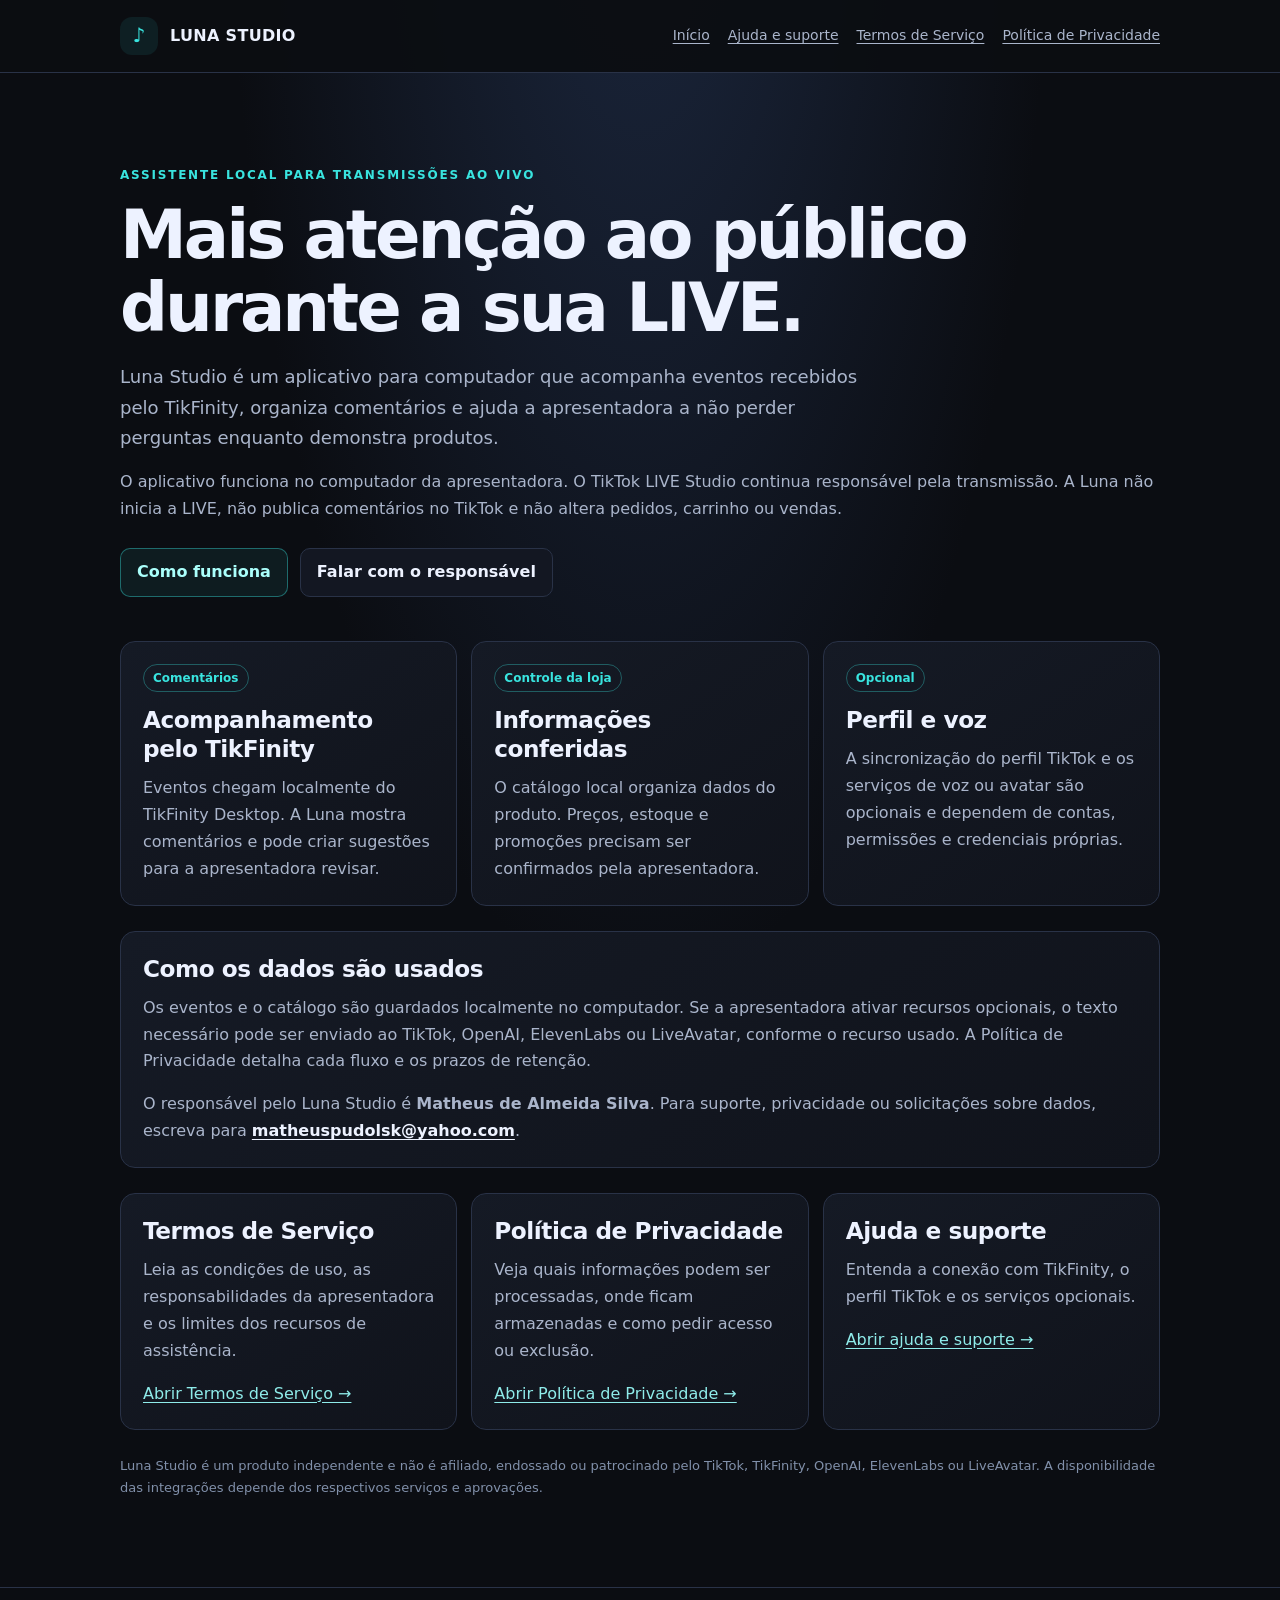
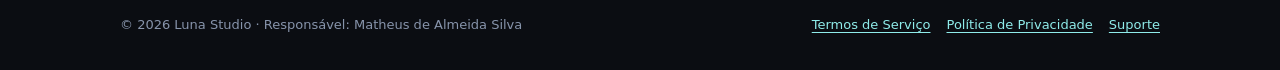
<file: index.html>
<!doctype html>
<html lang="pt-BR"><head>
  <meta charset="utf-8">
  <meta name="viewport" content="width=device-width, initial-scale=1">
  <meta name="description" content="Informações oficiais, suporte, Termos de Serviço e Política de Privacidade do Luna Studio.">
  <title>Luna Studio — assistente local para TikTok LIVE</title>
  <link rel="stylesheet" href="styles.css">
</head>
<body>
  <header class="top"><div class="wrap top-inner">
    <a class="brand" href="./"><span class="mark" aria-hidden="true">♪</span><span>LUNA STUDIO</span></a>
    <nav class="nav" aria-label="Navegação principal"><a href="./">Início</a><a href="support.html">Ajuda e suporte</a><a href="terms.html">Termos de Serviço</a><a href="privacy.html">Política de Privacidade</a></nav>
  </div></header>
  <main class="wrap">
    <section class="hero">
      <div class="eyebrow">Assistente local para transmissões ao vivo</div>
      <h1>Mais atenção ao público durante a sua LIVE.</h1>
      <p class="lead">Luna Studio é um aplicativo para computador que acompanha eventos recebidos pelo TikFinity, organiza comentários e ajuda a apresentadora a não perder perguntas enquanto demonstra produtos.</p>
      <p>O aplicativo funciona no computador da apresentadora. O TikTok LIVE Studio continua responsável pela transmissão. A Luna não inicia a LIVE, não publica comentários no TikTok e não altera pedidos, carrinho ou vendas.</p>
      <div class="actions"><a class="button primary" href="support.html">Como funciona</a><a class="button" href="mailto:matheuspudolsk@yahoo.com">Falar com o responsável</a></div>
    </section>
    <section class="grid" aria-label="Recursos">
      <article class="card"><span class="badge">Comentários</span><h2 style="margin-top:13px">Acompanhamento pelo TikFinity</h2><p>Eventos chegam localmente do TikFinity Desktop. A Luna mostra comentários e pode criar sugestões para a apresentadora revisar.</p></article>
      <article class="card"><span class="badge">Controle da loja</span><h2 style="margin-top:13px">Informações conferidas</h2><p>O catálogo local organiza dados do produto. Preços, estoque e promoções precisam ser confirmados pela apresentadora.</p></article>
      <article class="card"><span class="badge">Opcional</span><h2 style="margin-top:13px">Perfil e voz</h2><p>A sincronização do perfil TikTok e os serviços de voz ou avatar são opcionais e dependem de contas, permissões e credenciais próprias.</p></article>
    </section>
    <section class="section card">
      <h2>Como os dados são usados</h2>
      <p>Os eventos e o catálogo são guardados localmente no computador. Se a apresentadora ativar recursos opcionais, o texto necessário pode ser enviado ao TikTok, OpenAI, ElevenLabs ou LiveAvatar, conforme o recurso usado. A Política de Privacidade detalha cada fluxo e os prazos de retenção.</p>
      <p>O responsável pelo Luna Studio é <strong>Matheus de Almeida Silva</strong>. Para suporte, privacidade ou solicitações sobre dados, escreva para <a class="contact" href="mailto:matheuspudolsk@yahoo.com">matheuspudolsk@yahoo.com</a>.</p>
    </section>
    <section class="section grid">
      <article class="card"><h2>Termos de Serviço</h2><p>Leia as condições de uso, as responsabilidades da apresentadora e os limites dos recursos de assistência.</p><a href="terms.html">Abrir Termos de Serviço →</a></article>
      <article class="card"><h2>Política de Privacidade</h2><p>Veja quais informações podem ser processadas, onde ficam armazenadas e como pedir acesso ou exclusão.</p><a href="privacy.html">Abrir Política de Privacidade →</a></article>
      <article class="card"><h2>Ajuda e suporte</h2><p>Entenda a conexão com TikFinity, o perfil TikTok e os serviços opcionais.</p><a href="support.html">Abrir ajuda e suporte →</a></article>
    </section>
    <p class="meta section">Luna Studio é um produto independente e não é afiliado, endossado ou patrocinado pelo TikTok, TikFinity, OpenAI, ElevenLabs ou LiveAvatar. A disponibilidade das integrações depende dos respectivos serviços e aprovações.</p>
  </main>
  <footer class="footer"><div class="wrap footer-inner"><span>© 2026 Luna Studio · Responsável: Matheus de Almeida Silva</span><nav class="footer-links" aria-label="Políticas"><a href="terms.html">Termos de Serviço</a><a href="privacy.html">Política de Privacidade</a><a href="support.html">Suporte</a></nav></div></footer>


</body>
</html>
</file>
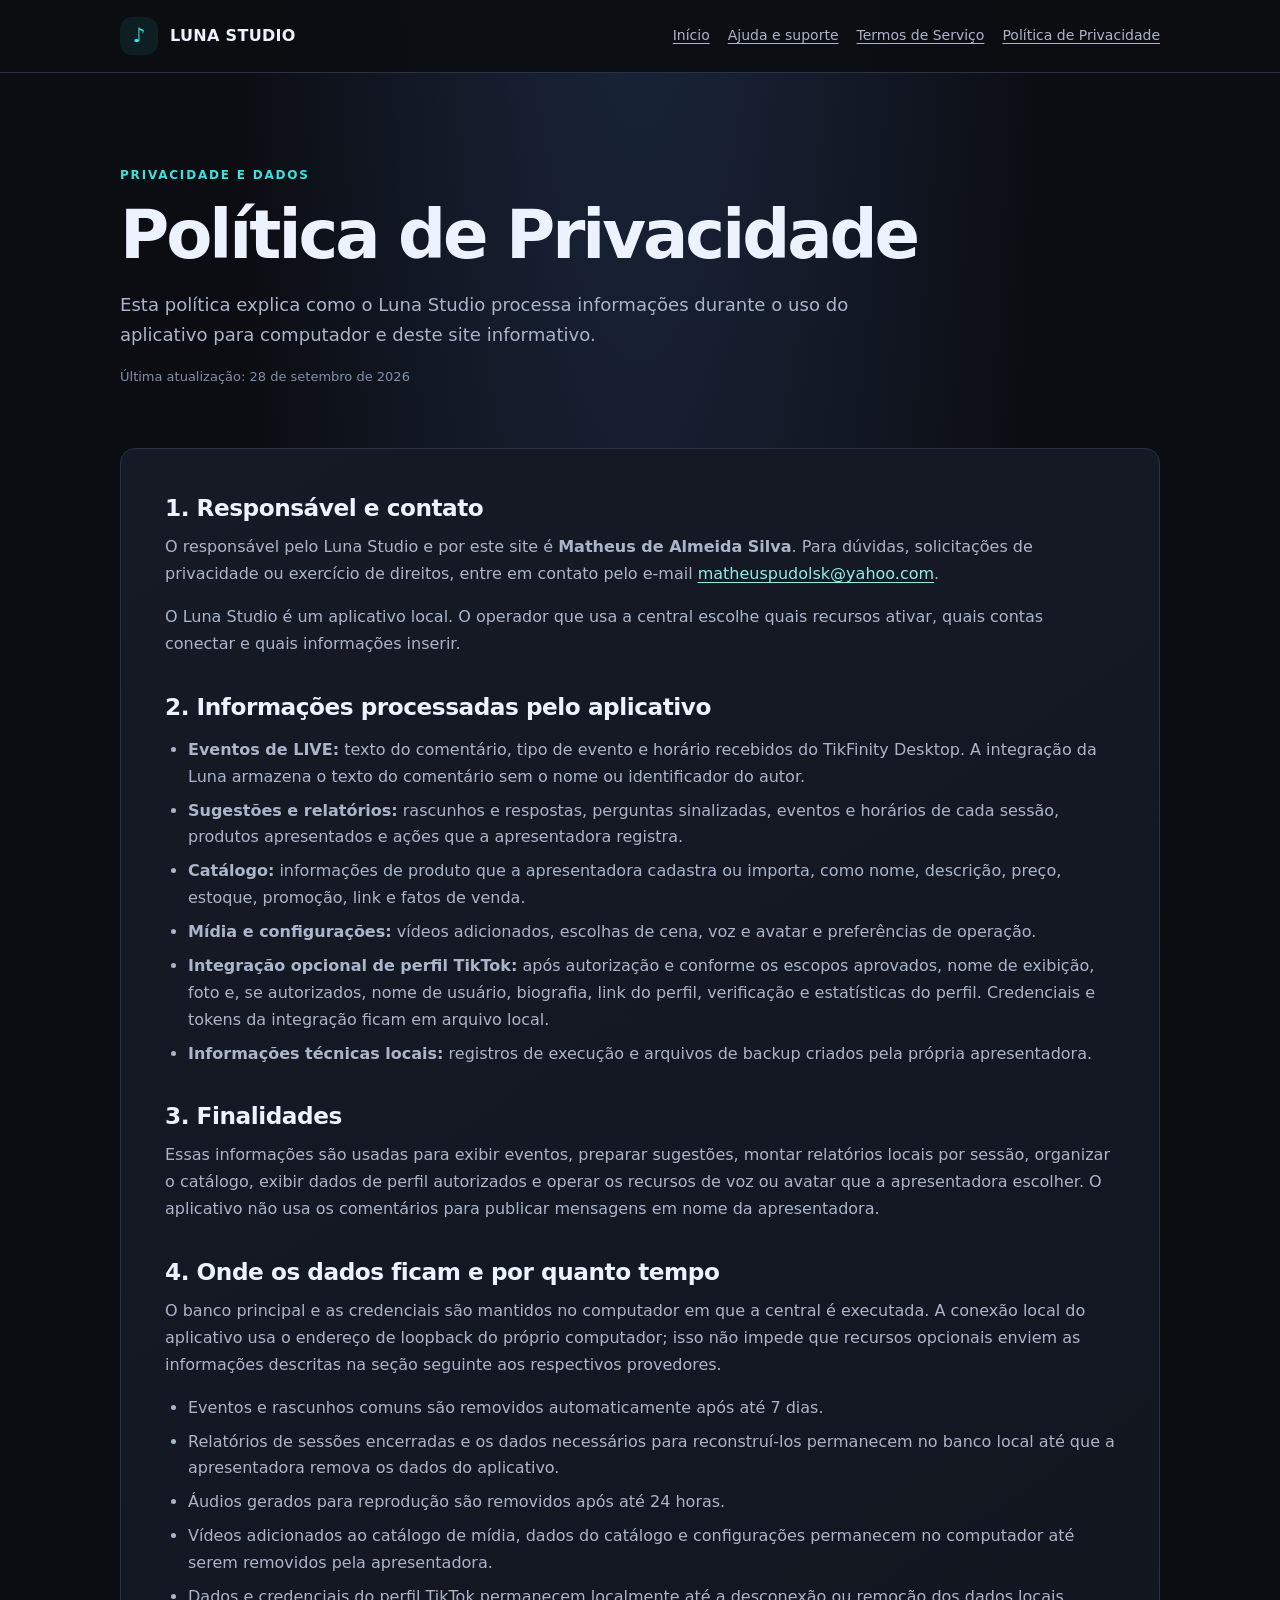
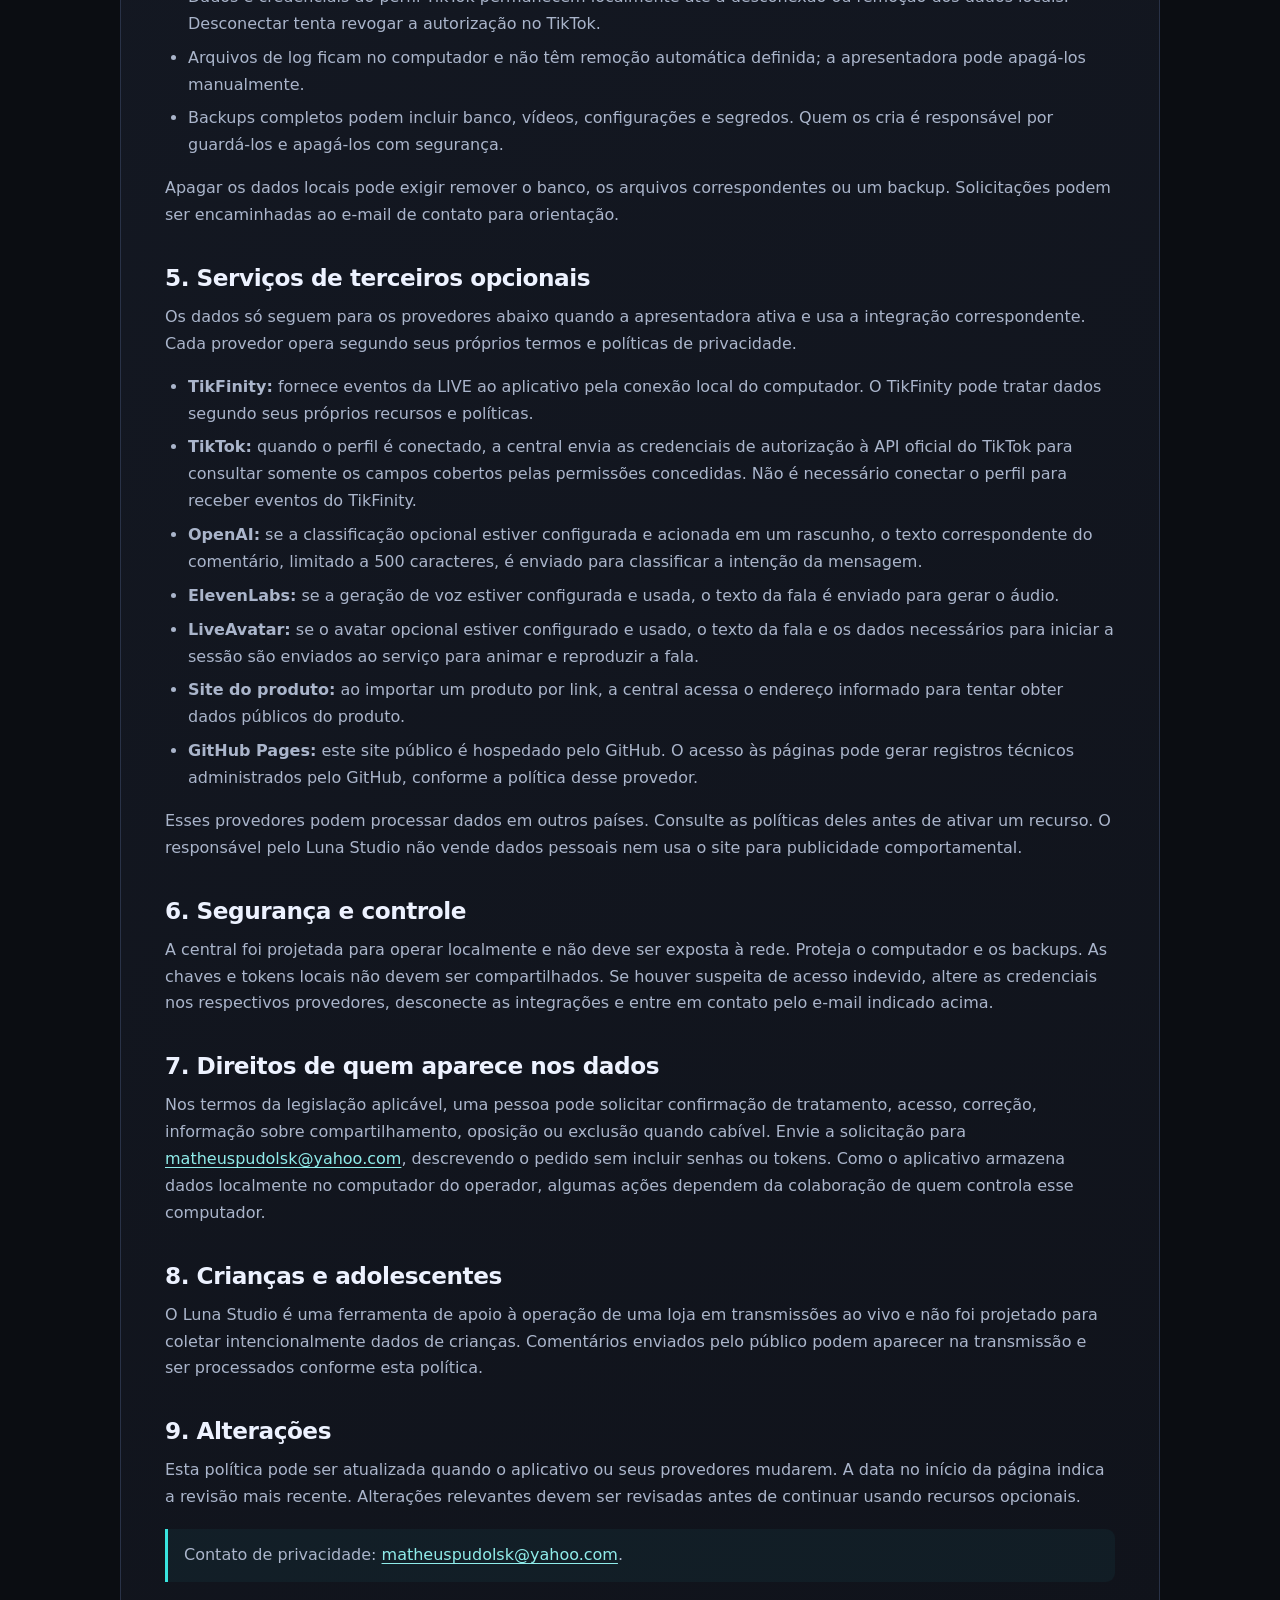
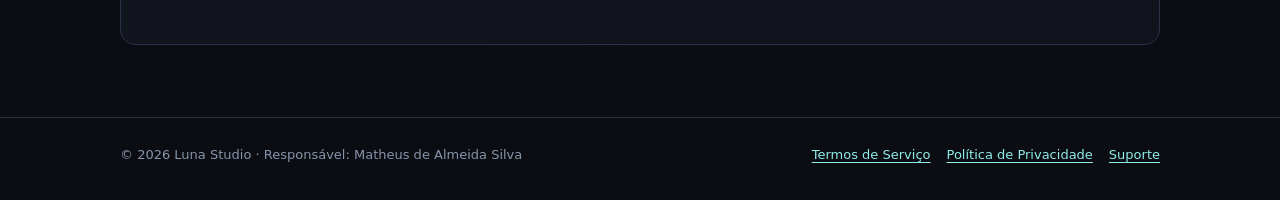
<file: privacy.html>
<!doctype html>
<html lang="pt-BR"><head>
  <meta charset="utf-8">
  <meta name="viewport" content="width=device-width, initial-scale=1">
  <meta name="description" content="Política de Privacidade do Luna Studio.">
  <title>Política de Privacidade — Luna Studio</title>
  <link rel="stylesheet" href="styles.css">
</head>
<body>
  <header class="top"><div class="wrap top-inner"><a class="brand" href="./"><span class="mark" aria-hidden="true">♪</span><span>LUNA STUDIO</span></a><nav class="nav" aria-label="Navegação principal"><a href="./">Início</a><a href="support.html">Ajuda e suporte</a><a href="terms.html">Termos de Serviço</a><a href="privacy.html" aria-current="page">Política de Privacidade</a></nav></div></header>
  <main class="wrap">
    <section class="hero"><div class="eyebrow">Privacidade e dados</div><h1>Política de Privacidade</h1><p class="lead">Esta política explica como o Luna Studio processa informações durante o uso do aplicativo para computador e deste site informativo.</p><p class="meta">Última atualização: 28 de setembro de 2026</p></section>
    <article class="content">
      <h2>1. Responsável e contato</h2>
      <p>O responsável pelo Luna Studio e por este site é <strong>Matheus de Almeida Silva</strong>. Para dúvidas, solicitações de privacidade ou exercício de direitos, entre em contato pelo e-mail <a href="mailto:matheuspudolsk@yahoo.com">matheuspudolsk@yahoo.com</a>.</p>
      <p>O Luna Studio é um aplicativo local. O operador que usa a central escolhe quais recursos ativar, quais contas conectar e quais informações inserir.</p>

      <h2>2. Informações processadas pelo aplicativo</h2>
      <ul>
        <li><strong>Eventos de LIVE:</strong> texto do comentário, tipo de evento e horário recebidos do TikFinity Desktop. A integração da Luna armazena o texto do comentário sem o nome ou identificador do autor.</li>
        <li><strong>Sugestões e relatórios:</strong> rascunhos e respostas, perguntas sinalizadas, eventos e horários de cada sessão, produtos apresentados e ações que a apresentadora registra.</li>
        <li><strong>Catálogo:</strong> informações de produto que a apresentadora cadastra ou importa, como nome, descrição, preço, estoque, promoção, link e fatos de venda.</li>
        <li><strong>Mídia e configurações:</strong> vídeos adicionados, escolhas de cena, voz e avatar e preferências de operação.</li>
        <li><strong>Integração opcional de perfil TikTok:</strong> após autorização e conforme os escopos aprovados, nome de exibição, foto e, se autorizados, nome de usuário, biografia, link do perfil, verificação e estatísticas do perfil. Credenciais e tokens da integração ficam em arquivo local.</li>
        <li><strong>Informações técnicas locais:</strong> registros de execução e arquivos de backup criados pela própria apresentadora.</li>
      </ul>

      <h2>3. Finalidades</h2>
      <p>Essas informações são usadas para exibir eventos, preparar sugestões, montar relatórios locais por sessão, organizar o catálogo, exibir dados de perfil autorizados e operar os recursos de voz ou avatar que a apresentadora escolher. O aplicativo não usa os comentários para publicar mensagens em nome da apresentadora.</p>

      <h2>4. Onde os dados ficam e por quanto tempo</h2>
      <p>O banco principal e as credenciais são mantidos no computador em que a central é executada. A conexão local do aplicativo usa o endereço de loopback do próprio computador; isso não impede que recursos opcionais enviem as informações descritas na seção seguinte aos respectivos provedores.</p>
      <ul>
        <li>Eventos e rascunhos comuns são removidos automaticamente após até 7 dias.</li>
        <li>Relatórios de sessões encerradas e os dados necessários para reconstruí-los permanecem no banco local até que a apresentadora remova os dados do aplicativo.</li>
        <li>Áudios gerados para reprodução são removidos após até 24 horas.</li>
        <li>Vídeos adicionados ao catálogo de mídia, dados do catálogo e configurações permanecem no computador até serem removidos pela apresentadora.</li>
        <li>Dados e credenciais do perfil TikTok permanecem localmente até a desconexão ou remoção dos dados locais. Desconectar tenta revogar a autorização no TikTok.</li>
        <li>Arquivos de log ficam no computador e não têm remoção automática definida; a apresentadora pode apagá-los manualmente.</li>
        <li>Backups completos podem incluir banco, vídeos, configurações e segredos. Quem os cria é responsável por guardá-los e apagá-los com segurança.</li>
      </ul>
      <p>Apagar os dados locais pode exigir remover o banco, os arquivos correspondentes ou um backup. Solicitações podem ser encaminhadas ao e-mail de contato para orientação.</p>

      <h2>5. Serviços de terceiros opcionais</h2>
      <p>Os dados só seguem para os provedores abaixo quando a apresentadora ativa e usa a integração correspondente. Cada provedor opera segundo seus próprios termos e políticas de privacidade.</p>
      <ul>
        <li><strong>TikFinity:</strong> fornece eventos da LIVE ao aplicativo pela conexão local do computador. O TikFinity pode tratar dados segundo seus próprios recursos e políticas.</li>
        <li><strong>TikTok:</strong> quando o perfil é conectado, a central envia as credenciais de autorização à API oficial do TikTok para consultar somente os campos cobertos pelas permissões concedidas. Não é necessário conectar o perfil para receber eventos do TikFinity.</li>
        <li><strong>OpenAI:</strong> se a classificação opcional estiver configurada e acionada em um rascunho, o texto correspondente do comentário, limitado a 500 caracteres, é enviado para classificar a intenção da mensagem.</li>
        <li><strong>ElevenLabs:</strong> se a geração de voz estiver configurada e usada, o texto da fala é enviado para gerar o áudio.</li>
        <li><strong>LiveAvatar:</strong> se o avatar opcional estiver configurado e usado, o texto da fala e os dados necessários para iniciar a sessão são enviados ao serviço para animar e reproduzir a fala.</li>
        <li><strong>Site do produto:</strong> ao importar um produto por link, a central acessa o endereço informado para tentar obter dados públicos do produto.</li>
        <li><strong>GitHub Pages:</strong> este site público é hospedado pelo GitHub. O acesso às páginas pode gerar registros técnicos administrados pelo GitHub, conforme a política desse provedor.</li>
      </ul>
      <p>Esses provedores podem processar dados em outros países. Consulte as políticas deles antes de ativar um recurso. O responsável pelo Luna Studio não vende dados pessoais nem usa o site para publicidade comportamental.</p>

      <h2>6. Segurança e controle</h2>
      <p>A central foi projetada para operar localmente e não deve ser exposta à rede. Proteja o computador e os backups. As chaves e tokens locais não devem ser compartilhados. Se houver suspeita de acesso indevido, altere as credenciais nos respectivos provedores, desconecte as integrações e entre em contato pelo e-mail indicado acima.</p>

      <h2>7. Direitos de quem aparece nos dados</h2>
      <p>Nos termos da legislação aplicável, uma pessoa pode solicitar confirmação de tratamento, acesso, correção, informação sobre compartilhamento, oposição ou exclusão quando cabível. Envie a solicitação para <a href="mailto:matheuspudolsk@yahoo.com">matheuspudolsk@yahoo.com</a>, descrevendo o pedido sem incluir senhas ou tokens. Como o aplicativo armazena dados localmente no computador do operador, algumas ações dependem da colaboração de quem controla esse computador.</p>

      <h2>8. Crianças e adolescentes</h2>
      <p>O Luna Studio é uma ferramenta de apoio à operação de uma loja em transmissões ao vivo e não foi projetado para coletar intencionalmente dados de crianças. Comentários enviados pelo público podem aparecer na transmissão e ser processados conforme esta política.</p>

      <h2>9. Alterações</h2>
      <p>Esta política pode ser atualizada quando o aplicativo ou seus provedores mudarem. A data no início da página indica a revisão mais recente. Alterações relevantes devem ser revisadas antes de continuar usando recursos opcionais.</p>
      <div class="callout">Contato de privacidade: <a href="mailto:matheuspudolsk@yahoo.com">matheuspudolsk@yahoo.com</a>.</div>
    </article>
  </main>
  <footer class="footer"><div class="wrap footer-inner"><span>© 2026 Luna Studio · Responsável: Matheus de Almeida Silva</span><nav class="footer-links" aria-label="Políticas"><a href="terms.html">Termos de Serviço</a><a href="privacy.html">Política de Privacidade</a><a href="support.html">Suporte</a></nav></div></footer>


</body>
</html>
</file>
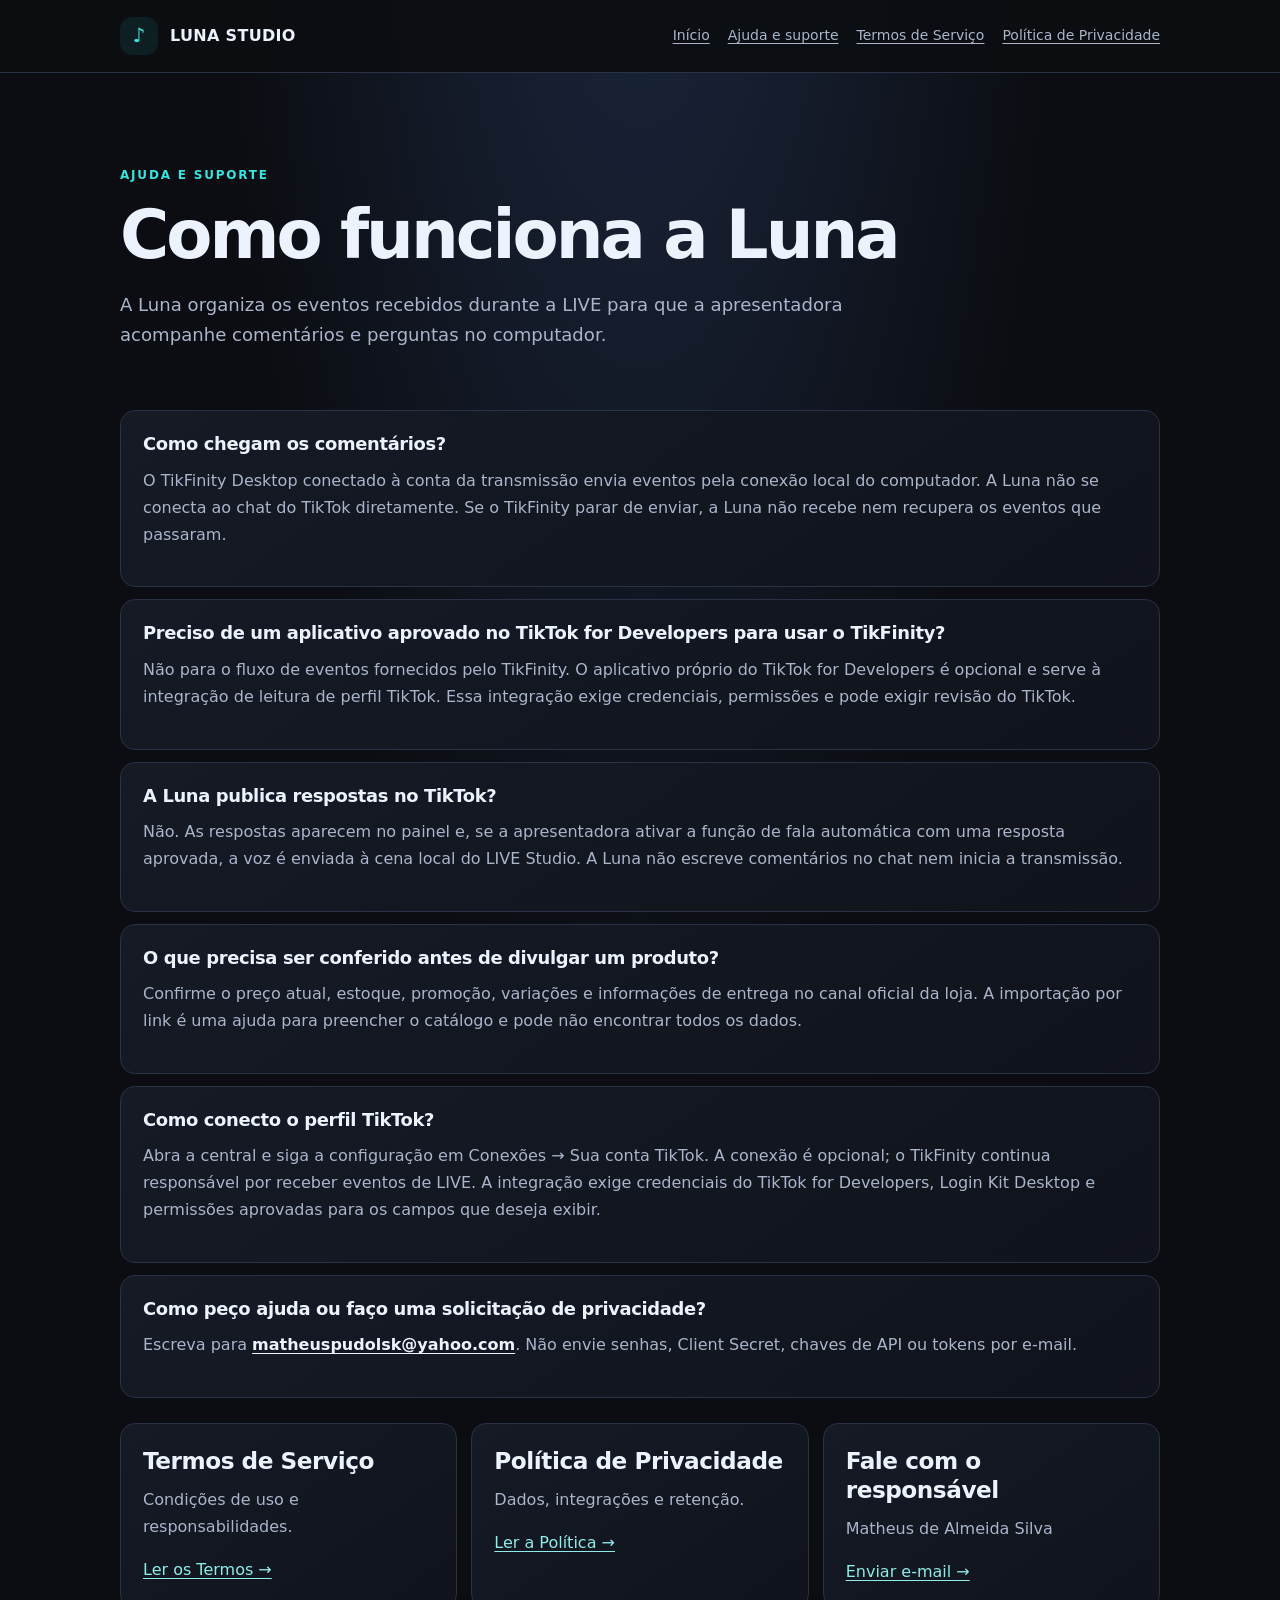
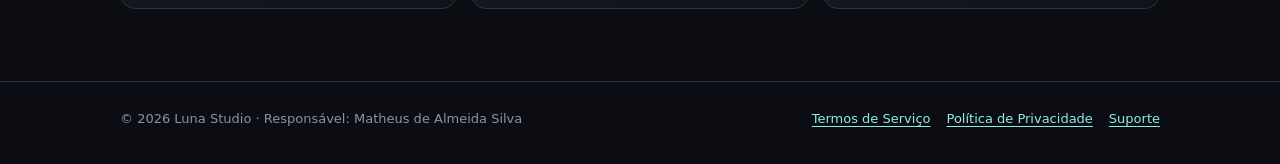
<file: support.html>
<!doctype html>
<html lang="pt-BR"><head>
  <meta charset="utf-8">
  <meta name="viewport" content="width=device-width, initial-scale=1">
  <meta name="description" content="Ajuda e contato do Luna Studio.">
  <title>Ajuda e suporte — Luna Studio</title>
  <link rel="stylesheet" href="styles.css">
</head>
<body>
  <header class="top"><div class="wrap top-inner"><a class="brand" href="./"><span class="mark" aria-hidden="true">♪</span><span>LUNA STUDIO</span></a><nav class="nav" aria-label="Navegação principal"><a href="./">Início</a><a href="support.html" aria-current="page">Ajuda e suporte</a><a href="terms.html">Termos de Serviço</a><a href="privacy.html">Política de Privacidade</a></nav></div></header>
  <main class="wrap">
    <section class="hero"><div class="eyebrow">Ajuda e suporte</div><h1>Como funciona a Luna</h1><p class="lead">A Luna organiza os eventos recebidos durante a LIVE para que a apresentadora acompanhe comentários e perguntas no computador.</p></section>
    <section class="faq"><h2>Como chegam os comentários?</h2><p>O TikFinity Desktop conectado à conta da transmissão envia eventos pela conexão local do computador. A Luna não se conecta ao chat do TikTok diretamente. Se o TikFinity parar de enviar, a Luna não recebe nem recupera os eventos que passaram.</p></section>
    <section class="faq"><h2>Preciso de um aplicativo aprovado no TikTok for Developers para usar o TikFinity?</h2><p>Não para o fluxo de eventos fornecidos pelo TikFinity. O aplicativo próprio do TikTok for Developers é opcional e serve à integração de leitura de perfil TikTok. Essa integração exige credenciais, permissões e pode exigir revisão do TikTok.</p></section>
    <section class="faq"><h2>A Luna publica respostas no TikTok?</h2><p>Não. As respostas aparecem no painel e, se a apresentadora ativar a função de fala automática com uma resposta aprovada, a voz é enviada à cena local do LIVE Studio. A Luna não escreve comentários no chat nem inicia a transmissão.</p></section>
    <section class="faq"><h2>O que precisa ser conferido antes de divulgar um produto?</h2><p>Confirme o preço atual, estoque, promoção, variações e informações de entrega no canal oficial da loja. A importação por link é uma ajuda para preencher o catálogo e pode não encontrar todos os dados.</p></section>
    <section class="faq"><h2>Como conecto o perfil TikTok?</h2><p>Abra a central e siga a configuração em Conexões → Sua conta TikTok. A conexão é opcional; o TikFinity continua responsável por receber eventos de LIVE. A integração exige credenciais do TikTok for Developers, Login Kit Desktop e permissões aprovadas para os campos que deseja exibir.</p></section>
    <section class="faq"><h2>Como peço ajuda ou faço uma solicitação de privacidade?</h2><p>Escreva para <a class="contact" href="mailto:matheuspudolsk@yahoo.com">matheuspudolsk@yahoo.com</a>. Não envie senhas, Client Secret, chaves de API ou tokens por e-mail.</p></section>
    <section class="section grid"><article class="card"><h2>Termos de Serviço</h2><p>Condições de uso e responsabilidades.</p><a href="terms.html">Ler os Termos →</a></article><article class="card"><h2>Política de Privacidade</h2><p>Dados, integrações e retenção.</p><a href="privacy.html">Ler a Política →</a></article><article class="card"><h2>Fale com o responsável</h2><p>Matheus de Almeida Silva</p><a href="mailto:matheuspudolsk@yahoo.com">Enviar e-mail →</a></article></section>
  </main>
  <footer class="footer"><div class="wrap footer-inner"><span>© 2026 Luna Studio · Responsável: Matheus de Almeida Silva</span><nav class="footer-links" aria-label="Políticas"><a href="terms.html">Termos de Serviço</a><a href="privacy.html">Política de Privacidade</a><a href="support.html">Suporte</a></nav></div></footer>


</body>
</html>
</file>
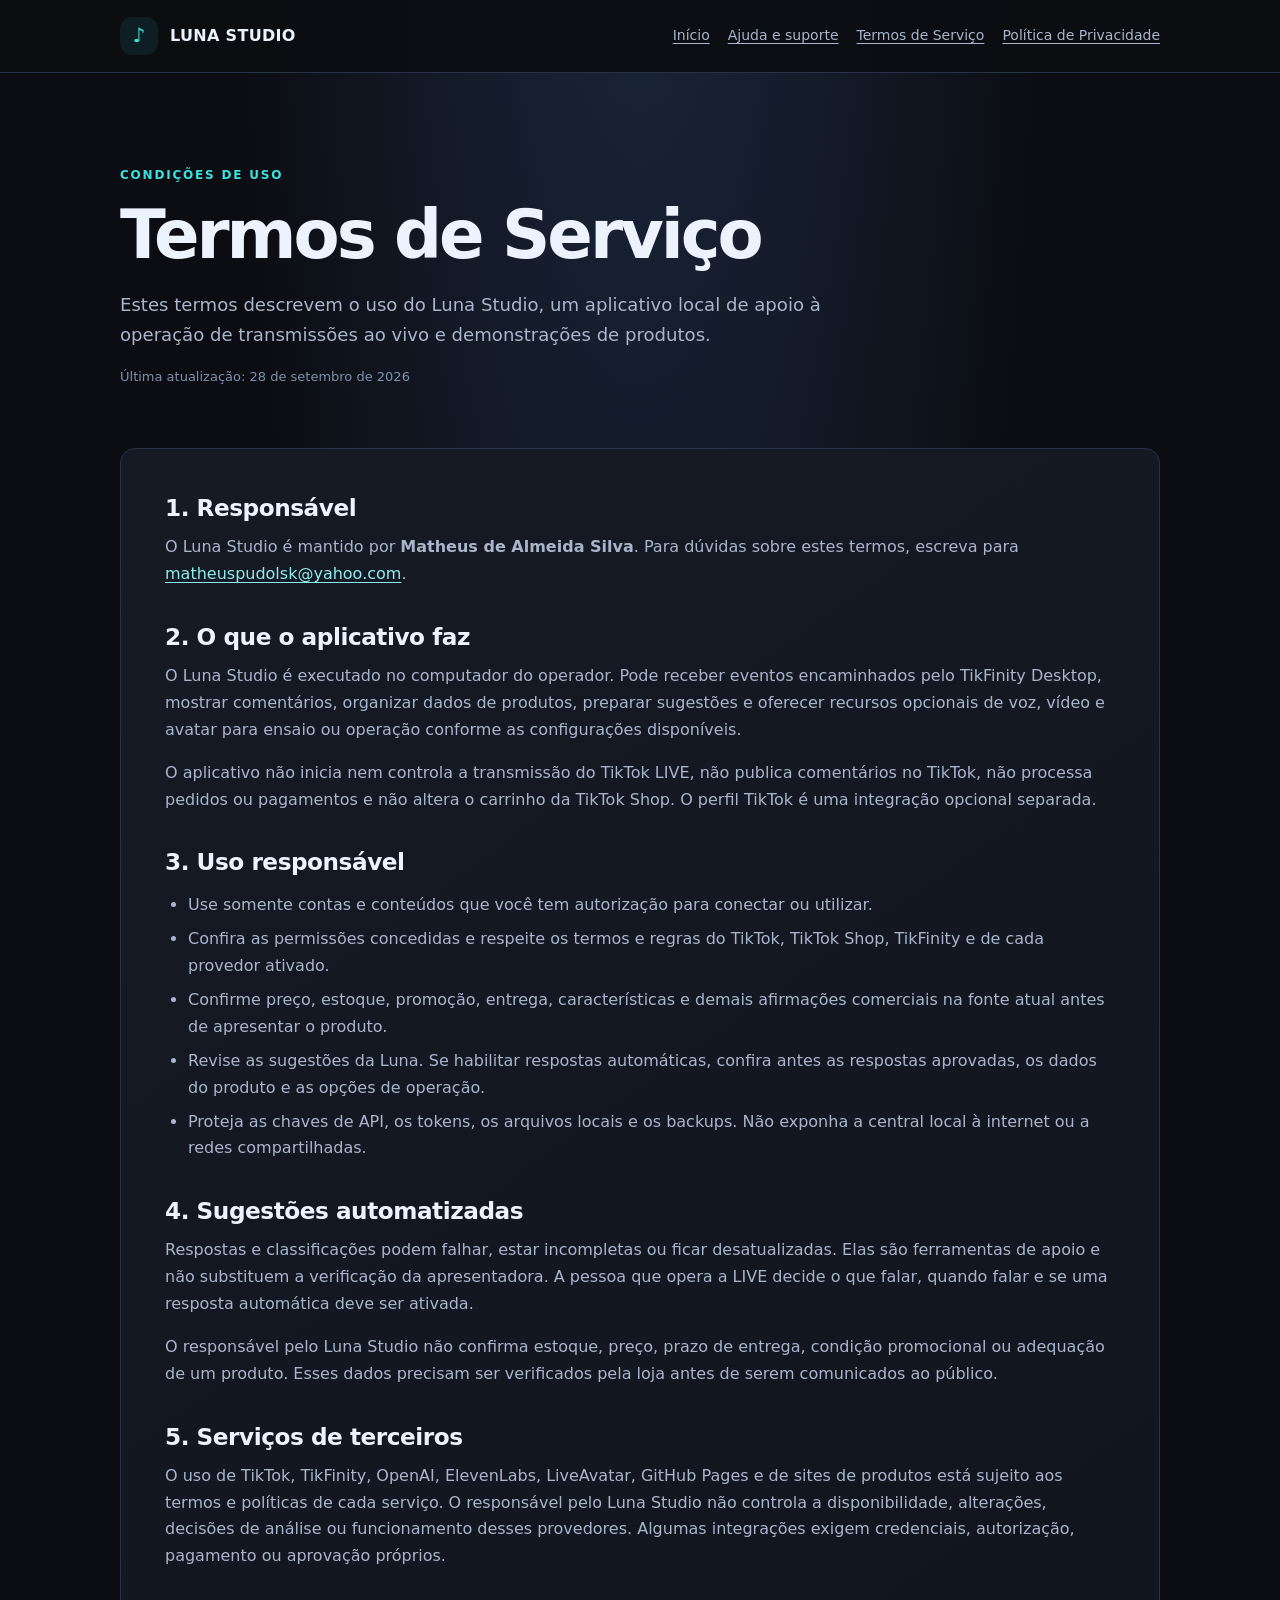
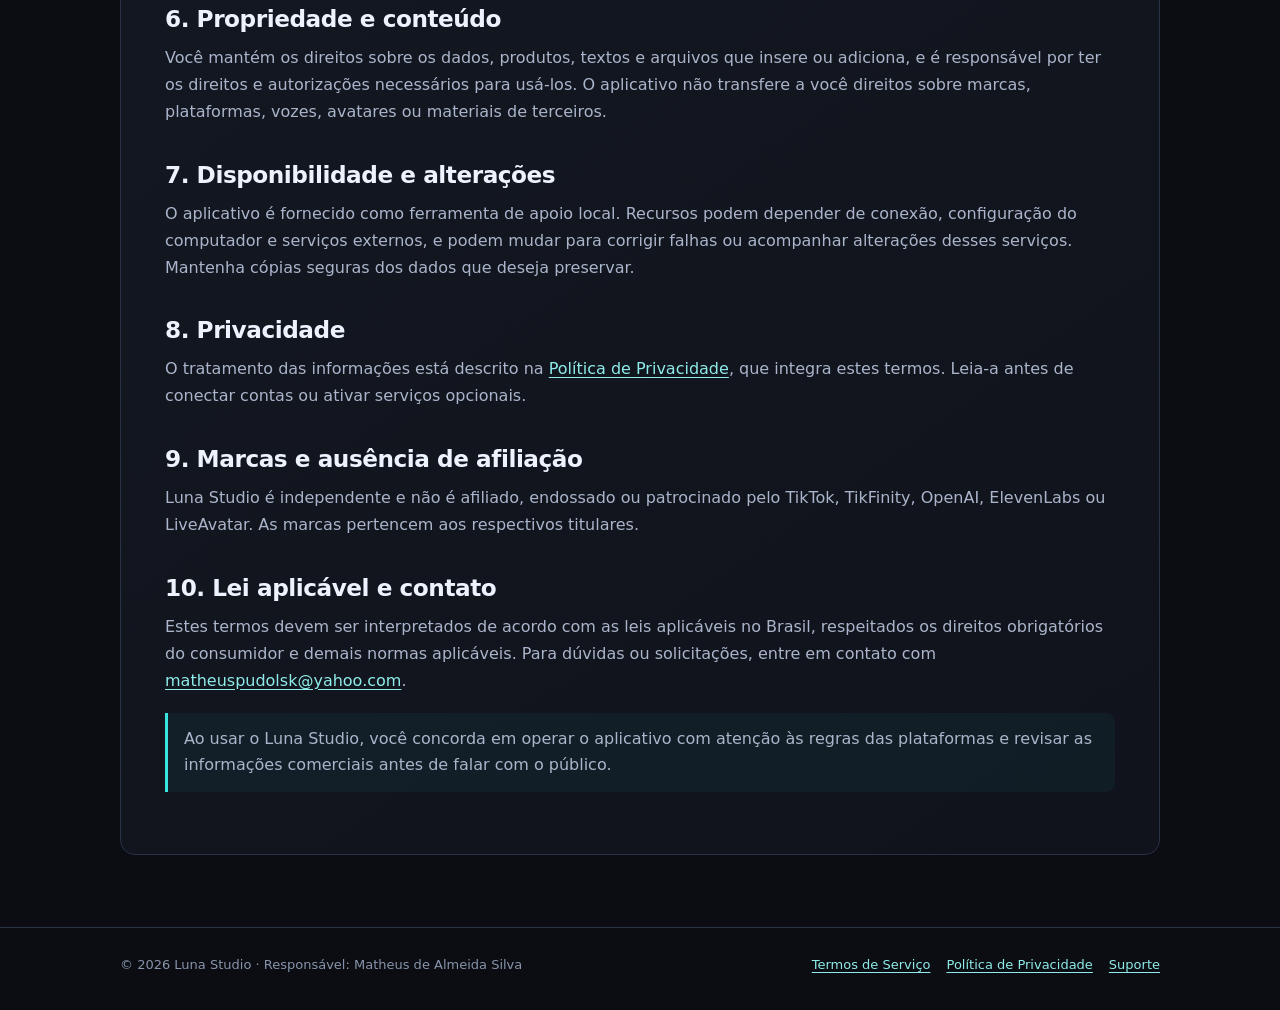
<file: terms.html>
<!doctype html>
<html lang="pt-BR"><head>
  <meta charset="utf-8">
  <meta name="viewport" content="width=device-width, initial-scale=1">
  <meta name="description" content="Termos de Serviço do Luna Studio.">
  <title>Termos de Serviço — Luna Studio</title>
  <link rel="stylesheet" href="styles.css">
</head>
<body>
  <header class="top"><div class="wrap top-inner"><a class="brand" href="./"><span class="mark" aria-hidden="true">♪</span><span>LUNA STUDIO</span></a><nav class="nav" aria-label="Navegação principal"><a href="./">Início</a><a href="support.html">Ajuda e suporte</a><a href="terms.html" aria-current="page">Termos de Serviço</a><a href="privacy.html">Política de Privacidade</a></nav></div></header>
  <main class="wrap">
    <section class="hero"><div class="eyebrow">Condições de uso</div><h1>Termos de Serviço</h1><p class="lead">Estes termos descrevem o uso do Luna Studio, um aplicativo local de apoio à operação de transmissões ao vivo e demonstrações de produtos.</p><p class="meta">Última atualização: 28 de setembro de 2026</p></section>
    <article class="content">
      <h2>1. Responsável</h2>
      <p>O Luna Studio é mantido por <strong>Matheus de Almeida Silva</strong>. Para dúvidas sobre estes termos, escreva para <a href="mailto:matheuspudolsk@yahoo.com">matheuspudolsk@yahoo.com</a>.</p>

      <h2>2. O que o aplicativo faz</h2>
      <p>O Luna Studio é executado no computador do operador. Pode receber eventos encaminhados pelo TikFinity Desktop, mostrar comentários, organizar dados de produtos, preparar sugestões e oferecer recursos opcionais de voz, vídeo e avatar para ensaio ou operação conforme as configurações disponíveis.</p>
      <p>O aplicativo não inicia nem controla a transmissão do TikTok LIVE, não publica comentários no TikTok, não processa pedidos ou pagamentos e não altera o carrinho da TikTok Shop. O perfil TikTok é uma integração opcional separada.</p>

      <h2>3. Uso responsável</h2>
      <ul>
        <li>Use somente contas e conteúdos que você tem autorização para conectar ou utilizar.</li>
        <li>Confira as permissões concedidas e respeite os termos e regras do TikTok, TikTok Shop, TikFinity e de cada provedor ativado.</li>
        <li>Confirme preço, estoque, promoção, entrega, características e demais afirmações comerciais na fonte atual antes de apresentar o produto.</li>
        <li>Revise as sugestões da Luna. Se habilitar respostas automáticas, confira antes as respostas aprovadas, os dados do produto e as opções de operação.</li>
        <li>Proteja as chaves de API, os tokens, os arquivos locais e os backups. Não exponha a central local à internet ou a redes compartilhadas.</li>
      </ul>

      <h2>4. Sugestões automatizadas</h2>
      <p>Respostas e classificações podem falhar, estar incompletas ou ficar desatualizadas. Elas são ferramentas de apoio e não substituem a verificação da apresentadora. A pessoa que opera a LIVE decide o que falar, quando falar e se uma resposta automática deve ser ativada.</p>
      <p>O responsável pelo Luna Studio não confirma estoque, preço, prazo de entrega, condição promocional ou adequação de um produto. Esses dados precisam ser verificados pela loja antes de serem comunicados ao público.</p>

      <h2>5. Serviços de terceiros</h2>
      <p>O uso de TikTok, TikFinity, OpenAI, ElevenLabs, LiveAvatar, GitHub Pages e de sites de produtos está sujeito aos termos e políticas de cada serviço. O responsável pelo Luna Studio não controla a disponibilidade, alterações, decisões de análise ou funcionamento desses provedores. Algumas integrações exigem credenciais, autorização, pagamento ou aprovação próprios.</p>

      <h2>6. Propriedade e conteúdo</h2>
      <p>Você mantém os direitos sobre os dados, produtos, textos e arquivos que insere ou adiciona, e é responsável por ter os direitos e autorizações necessários para usá-los. O aplicativo não transfere a você direitos sobre marcas, plataformas, vozes, avatares ou materiais de terceiros.</p>

      <h2>7. Disponibilidade e alterações</h2>
      <p>O aplicativo é fornecido como ferramenta de apoio local. Recursos podem depender de conexão, configuração do computador e serviços externos, e podem mudar para corrigir falhas ou acompanhar alterações desses serviços. Mantenha cópias seguras dos dados que deseja preservar.</p>

      <h2>8. Privacidade</h2>
      <p>O tratamento das informações está descrito na <a href="privacy.html">Política de Privacidade</a>, que integra estes termos. Leia-a antes de conectar contas ou ativar serviços opcionais.</p>

      <h2>9. Marcas e ausência de afiliação</h2>
      <p>Luna Studio é independente e não é afiliado, endossado ou patrocinado pelo TikTok, TikFinity, OpenAI, ElevenLabs ou LiveAvatar. As marcas pertencem aos respectivos titulares.</p>

      <h2>10. Lei aplicável e contato</h2>
      <p>Estes termos devem ser interpretados de acordo com as leis aplicáveis no Brasil, respeitados os direitos obrigatórios do consumidor e demais normas aplicáveis. Para dúvidas ou solicitações, entre em contato com <a href="mailto:matheuspudolsk@yahoo.com">matheuspudolsk@yahoo.com</a>.</p>
      <div class="callout">Ao usar o Luna Studio, você concorda em operar o aplicativo com atenção às regras das plataformas e revisar as informações comerciais antes de falar com o público.</div>
    </article>
  </main>
  <footer class="footer"><div class="wrap footer-inner"><span>© 2026 Luna Studio · Responsável: Matheus de Almeida Silva</span><nav class="footer-links" aria-label="Políticas"><a href="terms.html">Termos de Serviço</a><a href="privacy.html">Política de Privacidade</a><a href="support.html">Suporte</a></nav></div></footer>


</body>
</html>
</file>
<file: styles.css>
:root { color-scheme: dark; --bg: #0b0d12; --panel: #131722; --panel2: #171c28; --text: #edf2ff; --muted: #aab5cb; --line: #293247; --cyan: #39e4df; --pink: #ff5479; --link: #8fecea; --max: 1040px; }
* { box-sizing: border-box; }
html { scroll-behavior: smooth; }
body { margin: 0px; background: radial-gradient(ellipse at 50% -15%,#1c2840 0,transparent 46%),var(--bg); color: var(--text); font: 16px / 1.68 system-ui, -apple-system, "Segoe UI", sans-serif; }
a { color: var(--link); text-underline-offset: 3px; }
a:hover { color: rgb(255, 255, 255); }
.wrap { width: min(var(--max),calc(100% - 36px)); margin: auto; }
.top { border-bottom: 1px solid var(--line); background: rgba(11, 13, 18, 0.937); }
.top-inner { min-height: 72px; display: flex; align-items: center; justify-content: space-between; gap: 20px; }
.brand { display: flex; align-items: center; gap: 12px; color: var(--text); text-decoration: none; font-weight: 750; letter-spacing: 0.02em; }
.mark { width: 38px; height: 38px; display: grid; place-items: center; border-radius: 12px; background: rgba(57, 228, 223, 0.082); color: var(--cyan); font-size: 20px; }
.nav { display: flex; flex-wrap: wrap; gap: 18px; }
.nav a { font-size: 14px; color: var(--muted); }
main { padding: 56px 0px 72px; }
.hero { padding: 36px 0px 44px; }
.eyebrow { color: var(--cyan); font-size: 12px; font-weight: 750; letter-spacing: 0.15em; text-transform: uppercase; }
h1 { font-size: clamp(2.2rem, 6vw, 4.2rem); line-height: 1.08; letter-spacing: -0.045em; max-width: 850px; margin: 14px 0px 18px; }
h2 { font-size: 1.45rem; line-height: 1.25; letter-spacing: -0.02em; margin: 0px 0px 12px; }
h3 { font-size: 1.08rem; margin: 0px 0px 7px; }
p { margin: 0px 0px 16px; color: var(--muted); }
.lead { font-size: 1.13rem; max-width: 760px; }
.meta { font-size: 13px; color: rgb(129, 144, 170); }
.actions { display: flex; gap: 12px; flex-wrap: wrap; margin-top: 25px; }
.button { display: inline-flex; align-items: center; justify-content: center; padding: 10px 16px; border: 1px solid var(--line); border-radius: 10px; color: var(--text); font-weight: 650; text-decoration: none; background: var(--panel); }
.button.primary { border-color: rgba(57, 228, 223, 0.396); background: rgba(57, 228, 223, 0.07); color: rgb(170, 255, 251); }
.grid { display: grid; grid-template-columns: repeat(3, minmax(0px, 1fr)); gap: 14px; }
.card, .content, .faq { border: 1px solid var(--line); border-radius: 15px; background: linear-gradient(145deg, rgb(21, 26, 37), rgb(16, 19, 27)); padding: 22px; }
.card p:last-child, .content p:last-child { margin-bottom: 0px; }
.section { margin-top: 25px; }
.content { padding: clamp(22px, 5vw, 44px); }
.content h2 { margin-top: 34px; }
.content h2:first-child { margin-top: 0px; }
.content h3 { margin-top: 22px; }
.content ul { padding-left: 23px; color: var(--muted); }
.content li { margin: 7px 0px; }
.callout { border-left: 3px solid var(--cyan); padding: 13px 16px; background: rgba(57, 228, 223, 0.047); border-radius: 0px 9px 9px 0px; color: var(--muted); margin: 18px 0px; }
.faq { margin-bottom: 12px; }
.faq h2 { font-size: 1.12rem; }
.contact { color: var(--text); font-weight: 650; }
.footer { border-top: 1px solid var(--line); padding: 26px 0px 34px; color: rgb(135, 148, 171); font-size: 13px; }
.footer-inner { display: flex; justify-content: space-between; gap: 18px; flex-wrap: wrap; }
.footer-links { display: flex; gap: 16px; flex-wrap: wrap; }
.small { font-size: 13px; }
.badge { display: inline-block; padding: 3px 9px; border-radius: 999px; border: 1px solid rgba(57, 228, 223, 0.333); color: var(--cyan); font-size: 12px; font-weight: 700; }
.plain { color: var(--muted); }
@media (max-width: 760px) {
  .grid { grid-template-columns: 1fr; }
  .top-inner { align-items: flex-start; padding: 14px 0px; flex-direction: column; }
  .nav { gap: 13px; }
  .hero { padding-top: 24px; }
  main { padding-top: 34px; }
}
</file>
